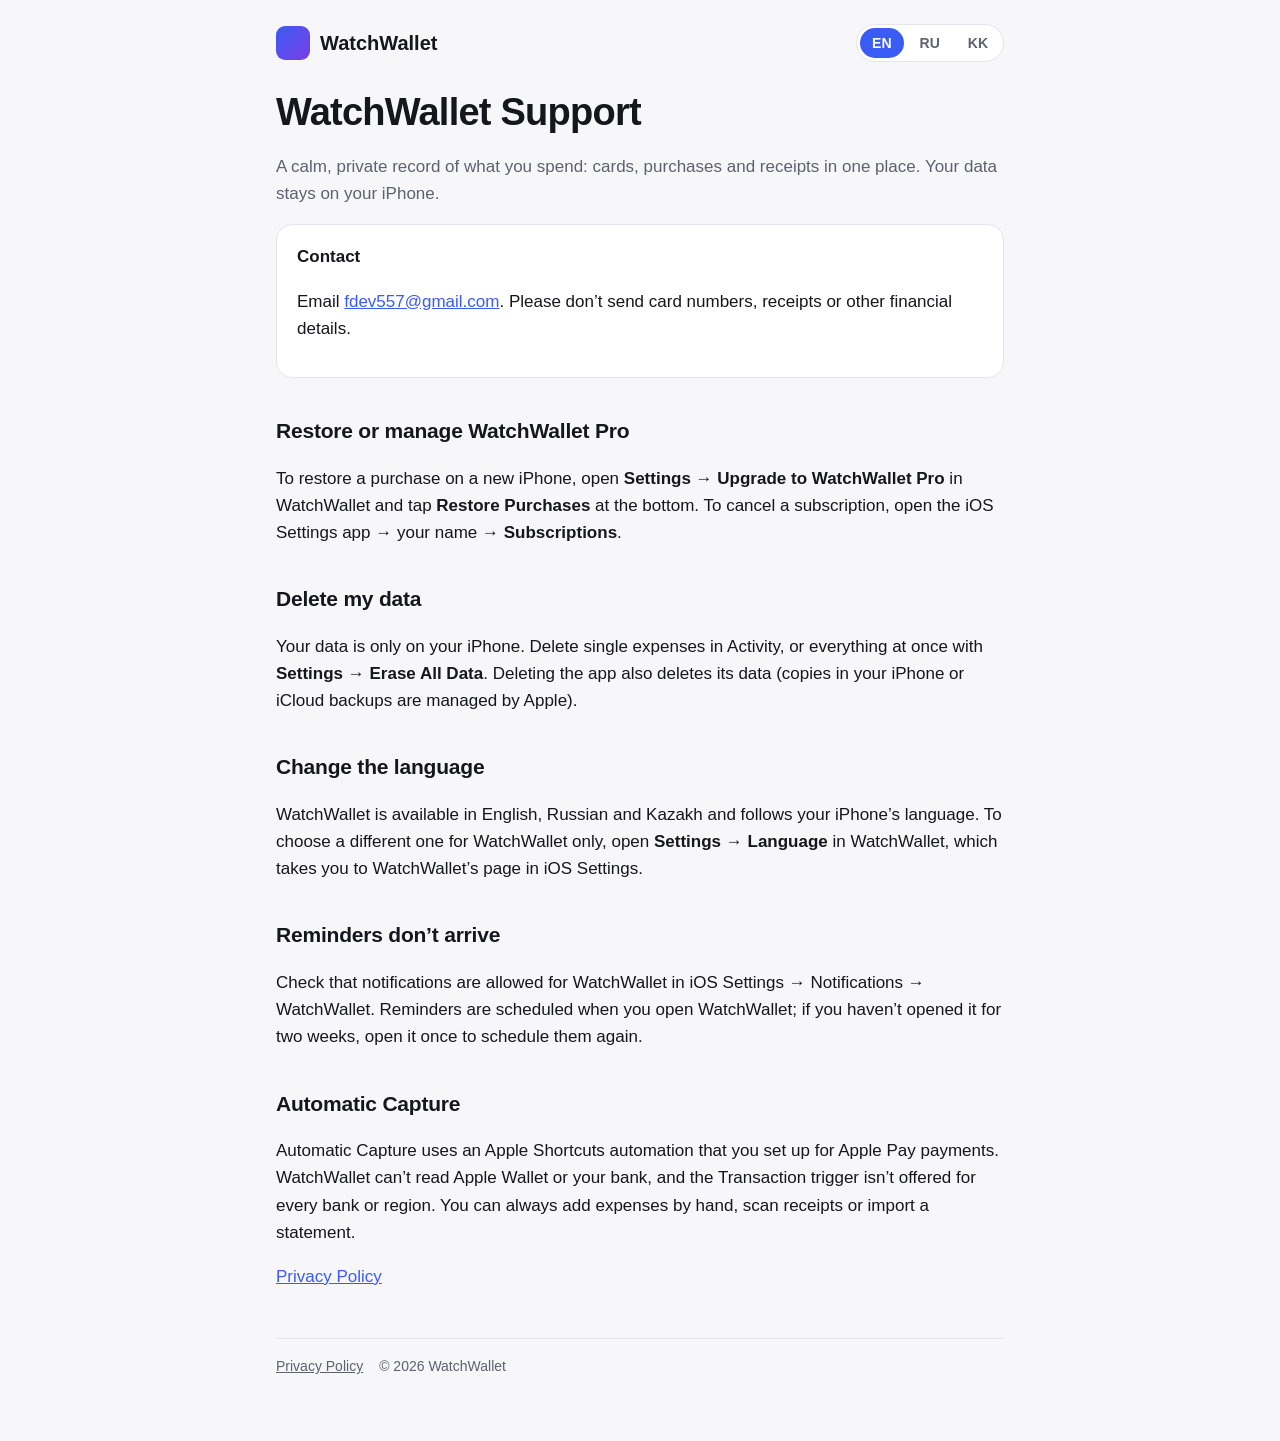
<file: index.html>
<!doctype html>
<html lang="en">
<head>
<meta charset="utf-8">
<meta name="viewport" content="width=device-width, initial-scale=1">
<title>WatchWallet Support</title>
<meta name="description" content="Help and contact for WatchWallet, a private expense tracker for iPhone.">
<link rel="alternate" hreflang="en" href="./">
<link rel="alternate" hreflang="ru" href="ru/">
<link rel="alternate" hreflang="kk" href="kk/">
<link rel="stylesheet" href="style.css">
</head>
<body>
<div class="wrap">
<header class="top">
  <a class="brand" href="./"><span class="logo" aria-hidden="true"></span>WatchWallet</a>
  <nav class="langs" aria-label="Language">
    <a href="./" hreflang="en" aria-current="true">EN</a>
    <a href="ru/" hreflang="ru">RU</a>
    <a href="kk/" hreflang="kk">KK</a>
  </nav>
</header>

<main>
<h1>WatchWallet Support</h1>
<p class="muted">A calm, private record of what you spend: cards, purchases and receipts in one place. Your data stays on your iPhone.</p>

<div class="card">
  <strong>Contact</strong>
  <p>Email <a href="mailto:fdev557@gmail.com">fdev557@gmail.com</a>. Please don’t send card numbers, receipts or other financial details.</p>
</div>

<h2>Restore or manage WatchWallet Pro</h2>
<p>To restore a purchase on a new iPhone, open <strong>Settings → Upgrade to WatchWallet Pro</strong> in WatchWallet and tap <strong>Restore Purchases</strong> at the bottom. To cancel a subscription, open the iOS Settings app → your name → <strong>Subscriptions</strong>.</p>

<h2>Delete my data</h2>
<p>Your data is only on your iPhone. Delete single expenses in Activity, or everything at once with <strong>Settings → Erase All Data</strong>. Deleting the app also deletes its data (copies in your iPhone or iCloud backups are managed by Apple).</p>

<h2>Change the language</h2>
<p>WatchWallet is available in English, Russian and Kazakh and follows your iPhone’s language. To choose a different one for WatchWallet only, open <strong>Settings → Language</strong> in WatchWallet, which takes you to WatchWallet’s page in iOS Settings.</p>

<h2>Reminders don’t arrive</h2>
<p>Check that notifications are allowed for WatchWallet in iOS Settings → Notifications → WatchWallet. Reminders are scheduled when you open WatchWallet; if you haven’t opened it for two weeks, open it once to schedule them again.</p>

<h2>Automatic Capture</h2>
<p>Automatic Capture uses an Apple Shortcuts automation that you set up for Apple Pay payments. WatchWallet can’t read Apple Wallet or your bank, and the Transaction trigger isn’t offered for every bank or region. You can always add expenses by hand, scan receipts or import a statement.</p>

<p><a href="privacy/">Privacy Policy</a></p>
</main>

<footer>
  <a href="privacy/">Privacy Policy</a>
  <span>© 2026 WatchWallet</span>
</footer>
</div>
</body>
</html>
</file>
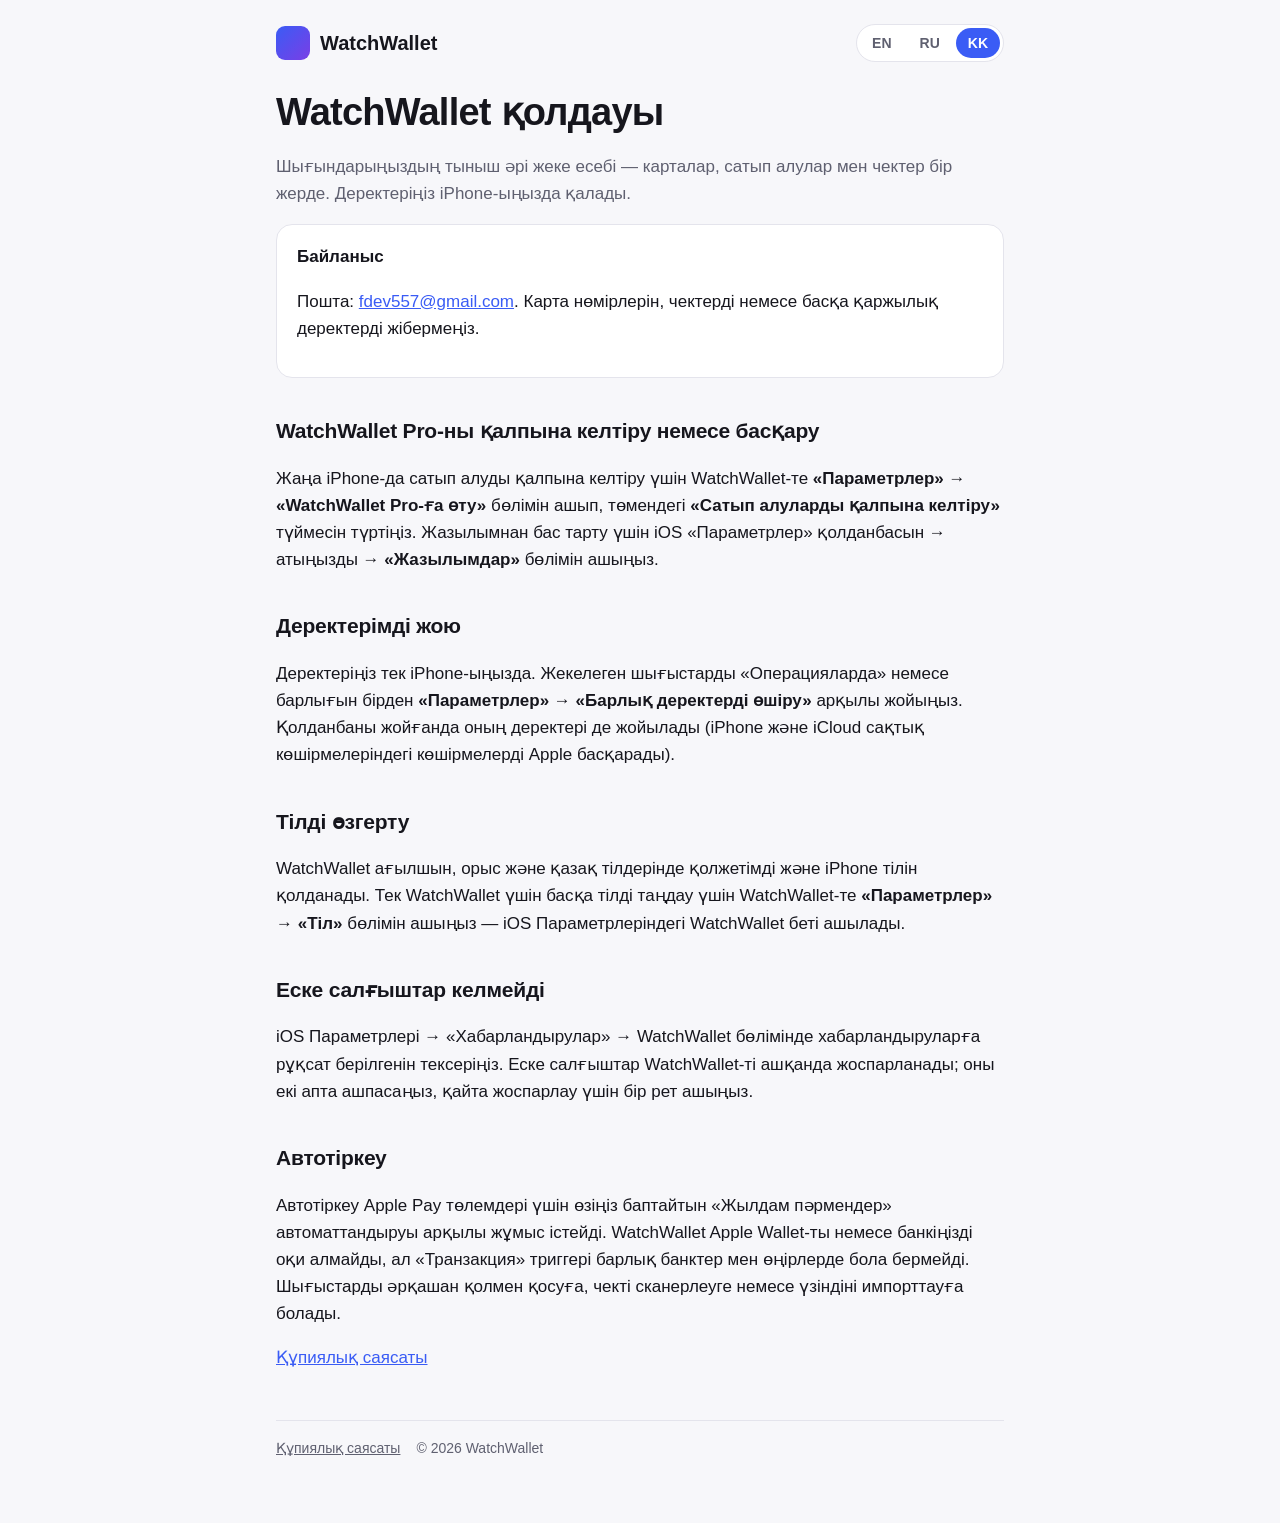
<file: kk/index.html>
<!doctype html>
<html lang="kk">
<head>
<meta charset="utf-8">
<meta name="viewport" content="width=device-width, initial-scale=1">
<title>WatchWallet — Қолдау</title>
<meta name="description" content="WatchWallet — iPhone-ға арналған жеке шығыс есебі: көмек және байланыс.">
<link rel="alternate" hreflang="en" href="../">
<link rel="alternate" hreflang="ru" href="../ru/">
<link rel="alternate" hreflang="kk" href="./">
<link rel="stylesheet" href="../style.css">
</head>
<body>
<div class="wrap">
<header class="top">
  <a class="brand" href="./"><span class="logo" aria-hidden="true"></span>WatchWallet</a>
  <nav class="langs" aria-label="Тіл">
    <a href="../" hreflang="en">EN</a>
    <a href="../ru/" hreflang="ru">RU</a>
    <a href="./" hreflang="kk" aria-current="true">KK</a>
  </nav>
</header>

<main>
<h1>WatchWallet қолдауы</h1>
<p class="muted">Шығындарыңыздың тыныш әрі жеке есебі — карталар, сатып алулар мен чектер бір жерде. Деректеріңіз iPhone-ыңызда қалады.</p>

<div class="card">
  <strong>Байланыс</strong>
  <p>Пошта: <a href="mailto:fdev557@gmail.com">fdev557@gmail.com</a>. Карта нөмірлерін, чектерді немесе басқа қаржылық деректерді жібермеңіз.</p>
</div>

<h2>WatchWallet Pro-ны қалпына келтіру немесе басқару</h2>
<p>Жаңа iPhone-да сатып алуды қалпына келтіру үшін WatchWallet-те <strong>«Параметрлер» → «WatchWallet Pro-ға өту»</strong> бөлімін ашып, төмендегі <strong>«Сатып алуларды қалпына келтіру»</strong> түймесін түртіңіз. Жазылымнан бас тарту үшін iOS «Параметрлер» қолданбасын → атыңызды → <strong>«Жазылымдар»</strong> бөлімін ашыңыз.</p>

<h2>Деректерімді жою</h2>
<p>Деректеріңіз тек iPhone-ыңызда. Жекелеген шығыстарды «Операцияларда» немесе барлығын бірден <strong>«Параметрлер» → «Барлық деректерді өшіру»</strong> арқылы жойыңыз. Қолданбаны жойғанда оның деректері де жойылады (iPhone және iCloud сақтық көшірмелеріндегі көшірмелерді Apple басқарады).</p>

<h2>Тілді өзгерту</h2>
<p>WatchWallet ағылшын, орыс және қазақ тілдерінде қолжетімді және iPhone тілін қолданады. Тек WatchWallet үшін басқа тілді таңдау үшін WatchWallet-те <strong>«Параметрлер» → «Тіл»</strong> бөлімін ашыңыз — iOS Параметрлеріндегі WatchWallet беті ашылады.</p>

<h2>Еске салғыштар келмейді</h2>
<p>iOS Параметрлері → «Хабарландырулар» → WatchWallet бөлімінде хабарландыруларға рұқсат берілгенін тексеріңіз. Еске салғыштар WatchWallet-ті ашқанда жоспарланады; оны екі апта ашпасаңыз, қайта жоспарлау үшін бір рет ашыңыз.</p>

<h2>Автотіркеу</h2>
<p>Автотіркеу Apple Pay төлемдері үшін өзіңіз баптайтын «Жылдам пәрмендер» автоматтандыруы арқылы жұмыс істейді. WatchWallet Apple Wallet-ты немесе банкіңізді оқи алмайды, ал «Транзакция» триггері барлық банктер мен өңірлерде бола бермейді. Шығыстарды әрқашан қолмен қосуға, чекті сканерлеуге немесе үзіндіні импорттауға болады.</p>

<p><a href="privacy/">Құпиялық саясаты</a></p>
</main>

<footer>
  <a href="privacy/">Құпиялық саясаты</a>
  <span>© 2026 WatchWallet</span>
</footer>
</div>
</body>
</html>
</file>
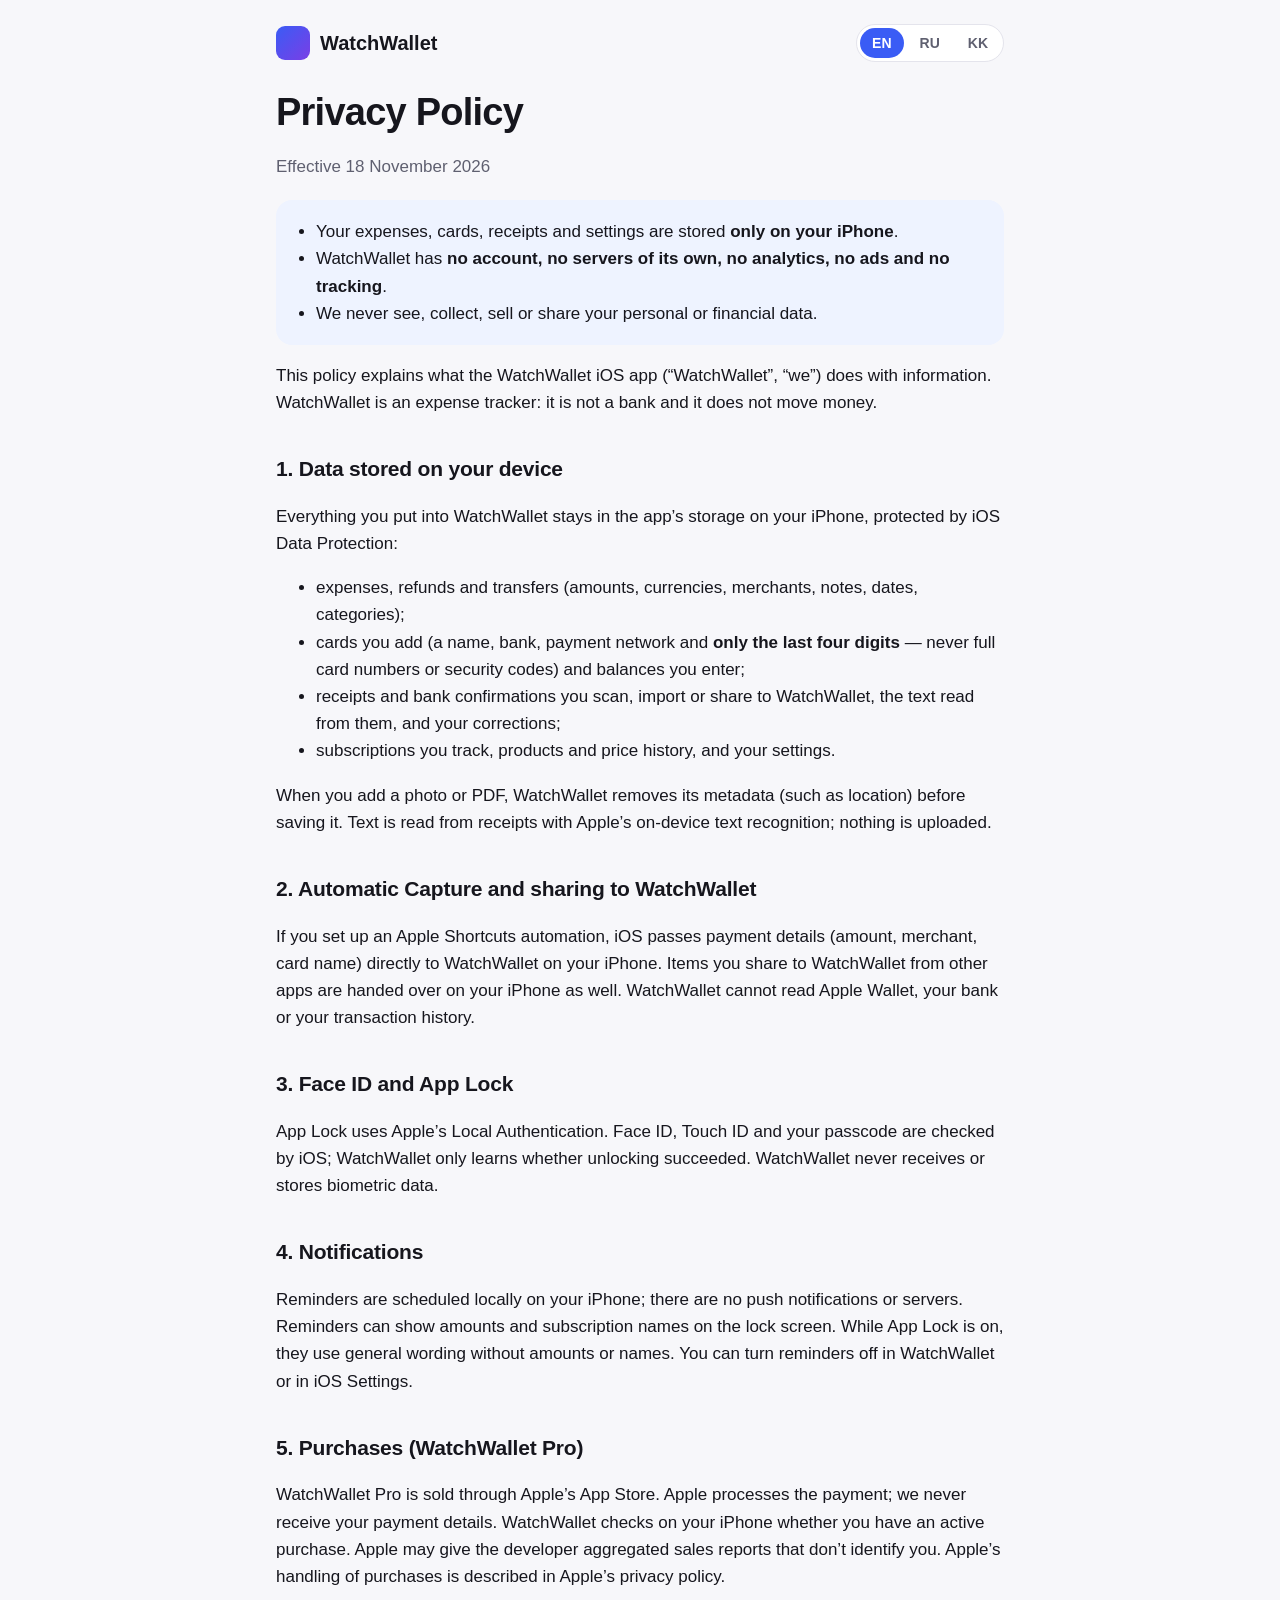
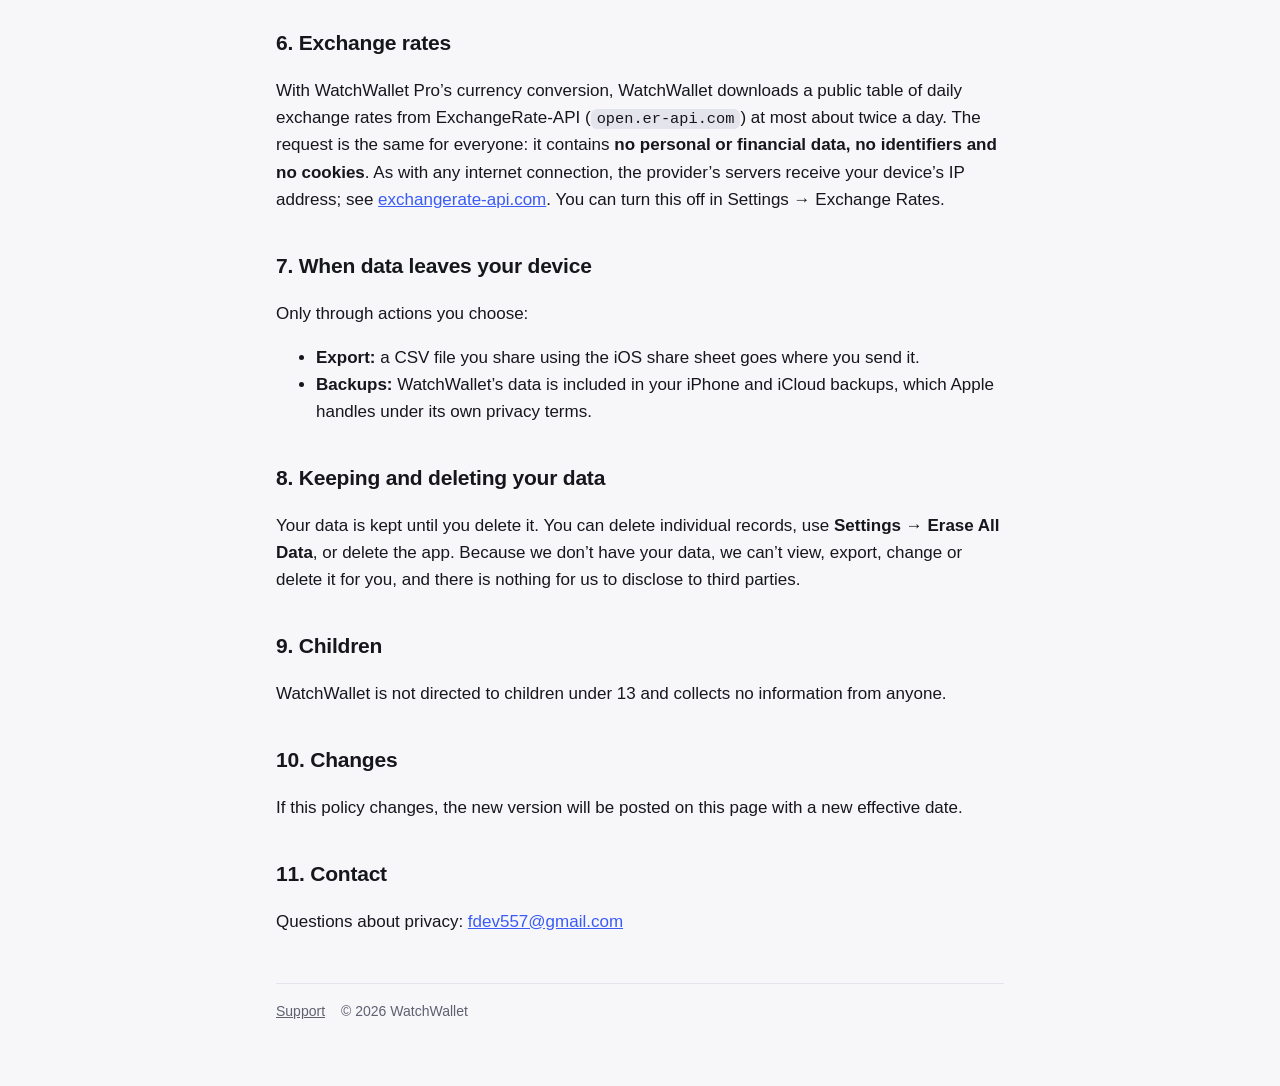
<file: privacy/index.html>
<!doctype html>
<html lang="en">
<head>
<meta charset="utf-8">
<meta name="viewport" content="width=device-width, initial-scale=1">
<title>WatchWallet Privacy Policy</title>
<meta name="description" content="How WatchWallet handles your data: everything stays on your iPhone.">
<link rel="alternate" hreflang="en" href="./">
<link rel="alternate" hreflang="ru" href="../ru/privacy/">
<link rel="alternate" hreflang="kk" href="../kk/privacy/">
<link rel="stylesheet" href="../style.css">
</head>
<body>
<div class="wrap">
<header class="top">
  <a class="brand" href="../"><span class="logo" aria-hidden="true"></span>WatchWallet</a>
  <nav class="langs" aria-label="Language">
    <a href="./" hreflang="en" aria-current="true">EN</a>
    <a href="../ru/privacy/" hreflang="ru">RU</a>
    <a href="../kk/privacy/" hreflang="kk">KK</a>
  </nav>
</header>

<main>
<h1>Privacy Policy</h1>
<p class="muted">Effective 18 November 2026</p>

<div class="summary">
  <ul>
    <li>Your expenses, cards, receipts and settings are stored <strong>only on your iPhone</strong>.</li>
    <li>WatchWallet has <strong>no account, no servers of its own, no analytics, no ads and no tracking</strong>.</li>
    <li>We never see, collect, sell or share your personal or financial data.</li>
  </ul>
</div>

<p>This policy explains what the WatchWallet iOS app (“WatchWallet”, “we”) does with information. WatchWallet is an expense tracker: it is not a bank and it does not move money.</p>

<h2>1. Data stored on your device</h2>
<p>Everything you put into WatchWallet stays in the app’s storage on your iPhone, protected by iOS Data Protection:</p>
<ul>
  <li>expenses, refunds and transfers (amounts, currencies, merchants, notes, dates, categories);</li>
  <li>cards you add (a name, bank, payment network and <strong>only the last four digits</strong> — never full card numbers or security codes) and balances you enter;</li>
  <li>receipts and bank confirmations you scan, import or share to WatchWallet, the text read from them, and your corrections;</li>
  <li>subscriptions you track, products and price history, and your settings.</li>
</ul>
<p>When you add a photo or PDF, WatchWallet removes its metadata (such as location) before saving it. Text is read from receipts with Apple’s on-device text recognition; nothing is uploaded.</p>

<h2>2. Automatic Capture and sharing to WatchWallet</h2>
<p>If you set up an Apple Shortcuts automation, iOS passes payment details (amount, merchant, card name) directly to WatchWallet on your iPhone. Items you share to WatchWallet from other apps are handed over on your iPhone as well. WatchWallet cannot read Apple Wallet, your bank or your transaction history.</p>

<h2>3. Face ID and App Lock</h2>
<p>App Lock uses Apple’s Local Authentication. Face ID, Touch ID and your passcode are checked by iOS; WatchWallet only learns whether unlocking succeeded. WatchWallet never receives or stores biometric data.</p>

<h2>4. Notifications</h2>
<p>Reminders are scheduled locally on your iPhone; there are no push notifications or servers. Reminders can show amounts and subscription names on the lock screen. While App Lock is on, they use general wording without amounts or names. You can turn reminders off in WatchWallet or in iOS Settings.</p>

<h2>5. Purchases (WatchWallet Pro)</h2>
<p>WatchWallet Pro is sold through Apple’s App Store. Apple processes the payment; we never receive your payment details. WatchWallet checks on your iPhone whether you have an active purchase. Apple may give the developer aggregated sales reports that don’t identify you. Apple’s handling of purchases is described in Apple’s privacy policy.</p>

<h2>6. Exchange rates</h2>
<p>With WatchWallet Pro’s currency conversion, WatchWallet downloads a public table of daily exchange rates from ExchangeRate-API (<code>open.er-api.com</code>) at most about twice a day. The request is the same for everyone: it contains <strong>no personal or financial data, no identifiers and no cookies</strong>. As with any internet connection, the provider’s servers receive your device’s IP address; see <a href="https://www.exchangerate-api.com">exchangerate-api.com</a>. You can turn this off in Settings → Exchange Rates.</p>

<h2>7. When data leaves your device</h2>
<p>Only through actions you choose:</p>
<ul>
  <li><strong>Export:</strong> a CSV file you share using the iOS share sheet goes where you send it.</li>
  <li><strong>Backups:</strong> WatchWallet’s data is included in your iPhone and iCloud backups, which Apple handles under its own privacy terms.</li>
</ul>

<h2>8. Keeping and deleting your data</h2>
<p>Your data is kept until you delete it. You can delete individual records, use <strong>Settings → Erase All Data</strong>, or delete the app. Because we don’t have your data, we can’t view, export, change or delete it for you, and there is nothing for us to disclose to third parties.</p>

<h2>9. Children</h2>
<p>WatchWallet is not directed to children under 13 and collects no information from anyone.</p>

<h2>10. Changes</h2>
<p>If this policy changes, the new version will be posted on this page with a new effective date.</p>

<h2>11. Contact</h2>
<p>Questions about privacy: <a href="mailto:fdev557@gmail.com">fdev557@gmail.com</a></p>
</main>

<footer>
  <a href="../">Support</a>
  <span>© 2026 WatchWallet</span>
</footer>
</div>
</body>
</html>
</file>
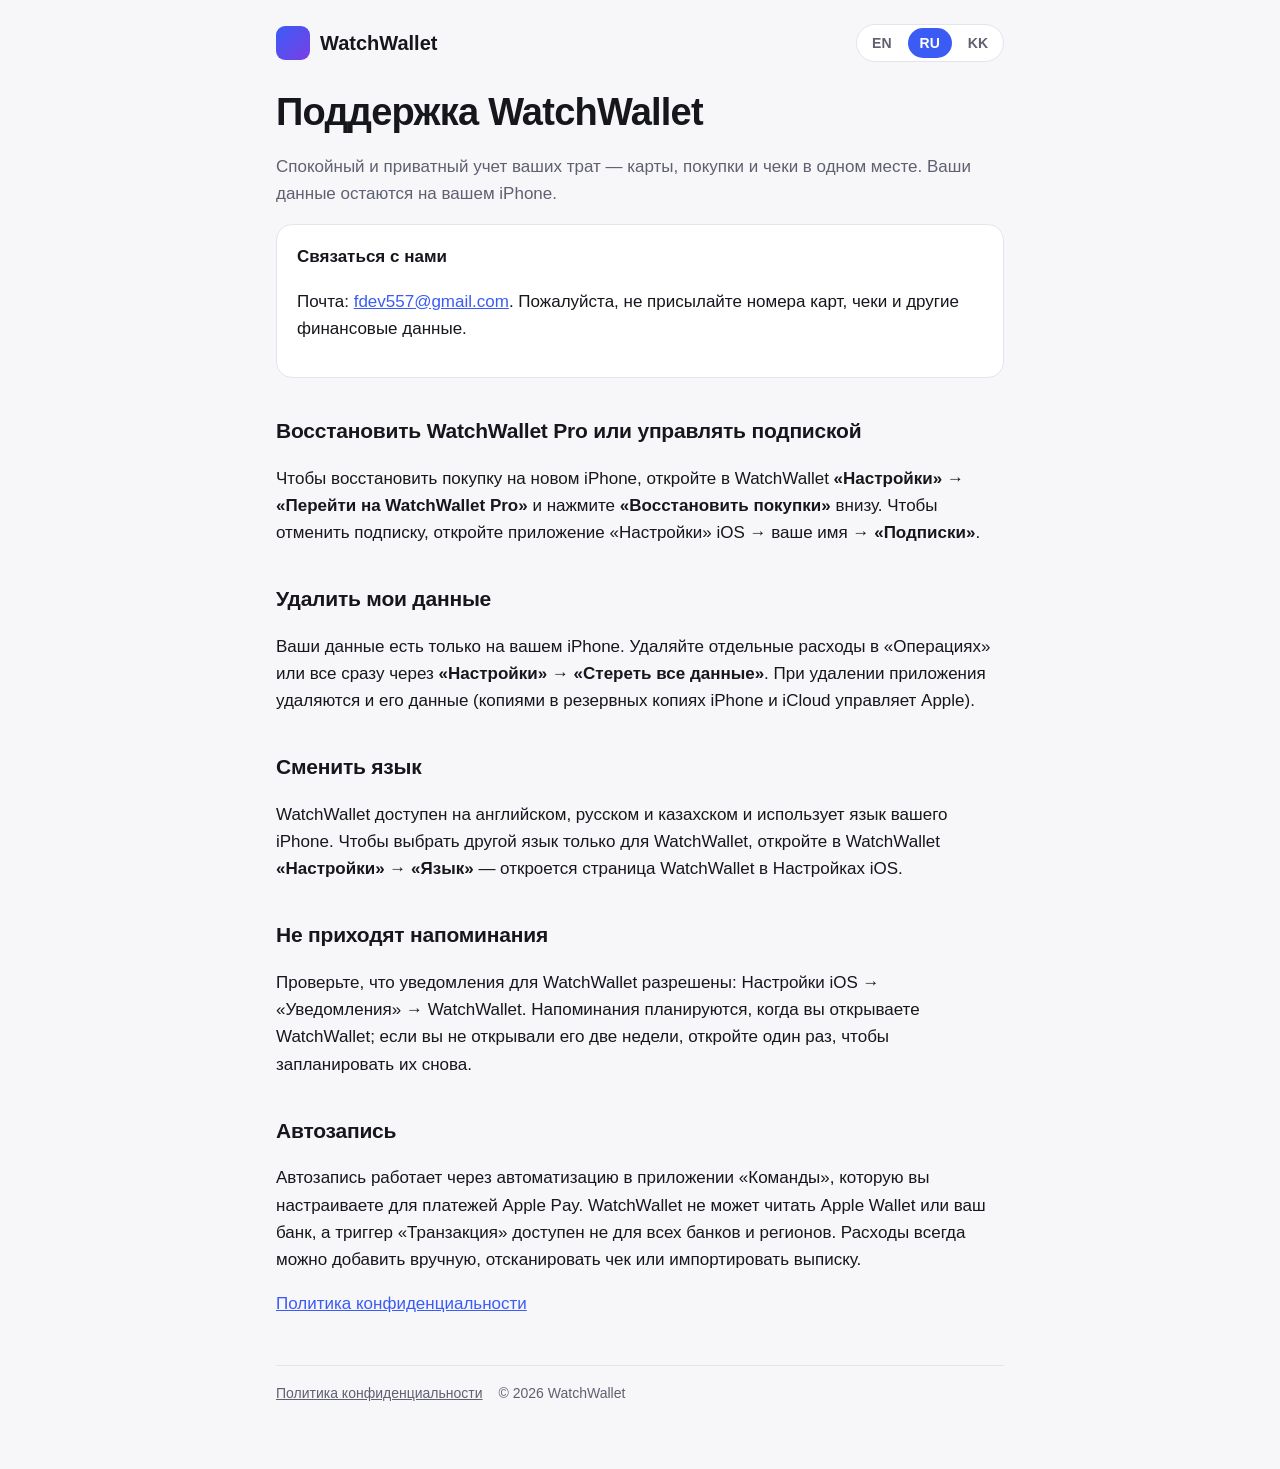
<file: ru/index.html>
<!doctype html>
<html lang="ru">
<head>
<meta charset="utf-8">
<meta name="viewport" content="width=device-width, initial-scale=1">
<title>WatchWallet — Поддержка</title>
<meta name="description" content="Помощь и контакты WatchWallet — приватного учета расходов для iPhone.">
<link rel="alternate" hreflang="en" href="../">
<link rel="alternate" hreflang="ru" href="./">
<link rel="alternate" hreflang="kk" href="../kk/">
<link rel="stylesheet" href="../style.css">
</head>
<body>
<div class="wrap">
<header class="top">
  <a class="brand" href="./"><span class="logo" aria-hidden="true"></span>WatchWallet</a>
  <nav class="langs" aria-label="Язык">
    <a href="../" hreflang="en">EN</a>
    <a href="./" hreflang="ru" aria-current="true">RU</a>
    <a href="../kk/" hreflang="kk">KK</a>
  </nav>
</header>

<main>
<h1>Поддержка WatchWallet</h1>
<p class="muted">Спокойный и приватный учет ваших трат — карты, покупки и чеки в одном месте. Ваши данные остаются на вашем iPhone.</p>

<div class="card">
  <strong>Связаться с нами</strong>
  <p>Почта: <a href="mailto:fdev557@gmail.com">fdev557@gmail.com</a>. Пожалуйста, не присылайте номера карт, чеки и другие финансовые данные.</p>
</div>

<h2>Восстановить WatchWallet Pro или управлять подпиской</h2>
<p>Чтобы восстановить покупку на новом iPhone, откройте в WatchWallet <strong>«Настройки» → «Перейти на WatchWallet Pro»</strong> и нажмите <strong>«Восстановить покупки»</strong> внизу. Чтобы отменить подписку, откройте приложение «Настройки» iOS → ваше имя → <strong>«Подписки»</strong>.</p>

<h2>Удалить мои данные</h2>
<p>Ваши данные есть только на вашем iPhone. Удаляйте отдельные расходы в «Операциях» или все сразу через <strong>«Настройки» → «Стереть все данные»</strong>. При удалении приложения удаляются и его данные (копиями в резервных копиях iPhone и iCloud управляет Apple).</p>

<h2>Сменить язык</h2>
<p>WatchWallet доступен на английском, русском и казахском и использует язык вашего iPhone. Чтобы выбрать другой язык только для WatchWallet, откройте в WatchWallet <strong>«Настройки» → «Язык»</strong> — откроется страница WatchWallet в Настройках iOS.</p>

<h2>Не приходят напоминания</h2>
<p>Проверьте, что уведомления для WatchWallet разрешены: Настройки iOS → «Уведомления» → WatchWallet. Напоминания планируются, когда вы открываете WatchWallet; если вы не открывали его две недели, откройте один раз, чтобы запланировать их снова.</p>

<h2>Автозапись</h2>
<p>Автозапись работает через автоматизацию в приложении «Команды», которую вы настраиваете для платежей Apple Pay. WatchWallet не может читать Apple Wallet или ваш банк, а триггер «Транзакция» доступен не для всех банков и регионов. Расходы всегда можно добавить вручную, отсканировать чек или импортировать выписку.</p>

<p><a href="privacy/">Политика конфиденциальности</a></p>
</main>

<footer>
  <a href="privacy/">Политика конфиденциальности</a>
  <span>© 2026 WatchWallet</span>
</footer>
</div>
</body>
</html>
</file>
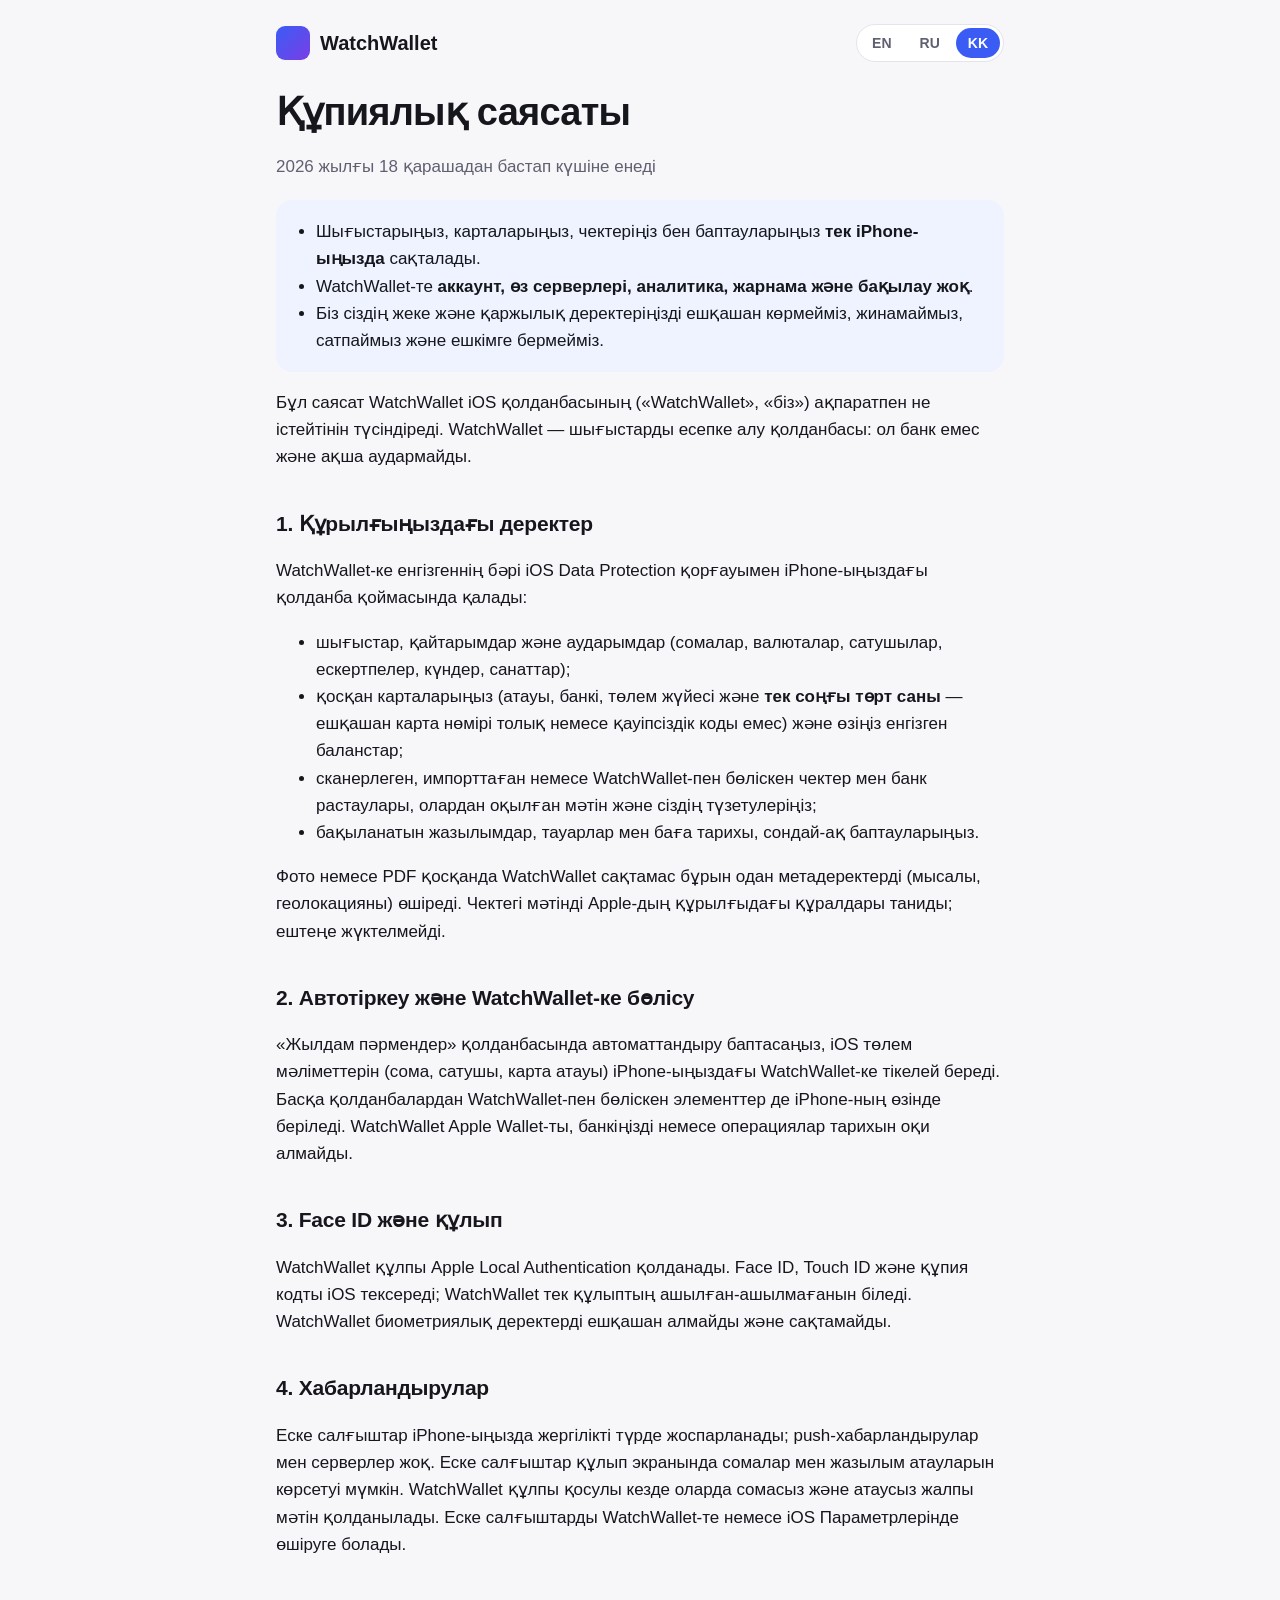
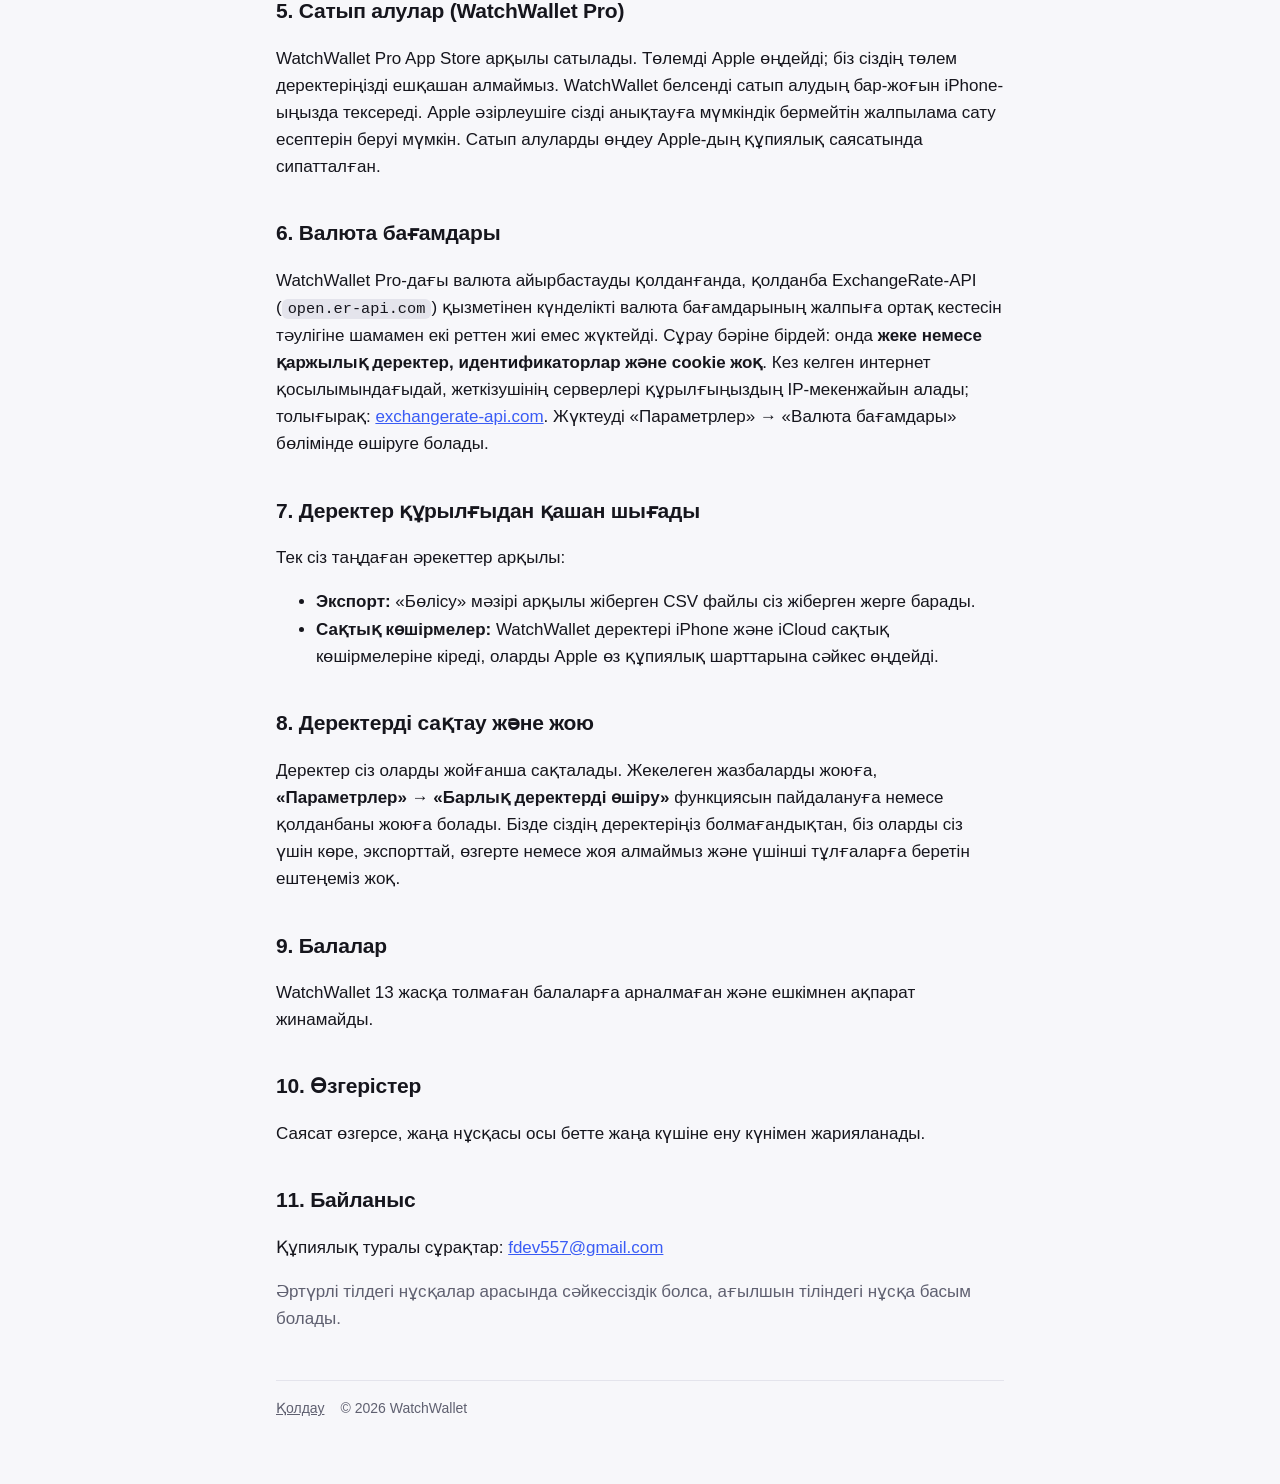
<file: kk/privacy/index.html>
<!doctype html>
<html lang="kk">
<head>
<meta charset="utf-8">
<meta name="viewport" content="width=device-width, initial-scale=1">
<title>WatchWallet — Құпиялық саясаты</title>
<meta name="description" content="WatchWallet деректеріңізді қалай өңдейді: бәрі iPhone-ыңызда қалады.">
<link rel="alternate" hreflang="en" href="../../privacy/">
<link rel="alternate" hreflang="ru" href="../../ru/privacy/">
<link rel="alternate" hreflang="kk" href="./">
<link rel="stylesheet" href="../../style.css">
</head>
<body>
<div class="wrap">
<header class="top">
  <a class="brand" href="../"><span class="logo" aria-hidden="true"></span>WatchWallet</a>
  <nav class="langs" aria-label="Тіл">
    <a href="../../privacy/" hreflang="en">EN</a>
    <a href="../../ru/privacy/" hreflang="ru">RU</a>
    <a href="./" hreflang="kk" aria-current="true">KK</a>
  </nav>
</header>

<main>
<h1>Құпиялық саясаты</h1>
<p class="muted">2026 жылғы 18 қарашадан бастап күшіне енеді</p>

<div class="summary">
  <ul>
    <li>Шығыстарыңыз, карталарыңыз, чектеріңіз бен баптауларыңыз <strong>тек iPhone-ыңызда</strong> сақталады.</li>
    <li>WatchWallet-те <strong>аккаунт, өз серверлері, аналитика, жарнама және бақылау жоқ</strong>.</li>
    <li>Біз сіздің жеке және қаржылық деректеріңізді ешқашан көрмейміз, жинамаймыз, сатпаймыз және ешкімге бермейміз.</li>
  </ul>
</div>

<p>Бұл саясат WatchWallet iOS қолданбасының («WatchWallet», «біз») ақпаратпен не істейтінін түсіндіреді. WatchWallet — шығыстарды есепке алу қолданбасы: ол банк емес және ақша аудармайды.</p>

<h2>1. Құрылғыңыздағы деректер</h2>
<p>WatchWallet-ке енгізгеннің бәрі iOS Data Protection қорғауымен iPhone-ыңыздағы қолданба қоймасында қалады:</p>
<ul>
  <li>шығыстар, қайтарымдар және аударымдар (сомалар, валюталар, сатушылар, ескертпелер, күндер, санаттар);</li>
  <li>қосқан карталарыңыз (атауы, банкі, төлем жүйесі және <strong>тек соңғы төрт саны</strong> — ешқашан карта нөмірі толық немесе қауіпсіздік коды емес) және өзіңіз енгізген баланстар;</li>
  <li>сканерлеген, импорттаған немесе WatchWallet-пен бөліскен чектер мен банк растаулары, олардан оқылған мәтін және сіздің түзетулеріңіз;</li>
  <li>бақыланатын жазылымдар, тауарлар мен баға тарихы, сондай-ақ баптауларыңыз.</li>
</ul>
<p>Фото немесе PDF қосқанда WatchWallet сақтамас бұрын одан метадеректерді (мысалы, геолокацияны) өшіреді. Чектегі мәтінді Apple-дың құрылғыдағы құралдары таниды; ештеңе жүктелмейді.</p>

<h2>2. Автотіркеу және WatchWallet-ке бөлісу</h2>
<p>«Жылдам пәрмендер» қолданбасында автоматтандыру баптасаңыз, iOS төлем мәліметтерін (сома, сатушы, карта атауы) iPhone-ыңыздағы WatchWallet-ке тікелей береді. Басқа қолданбалардан WatchWallet-пен бөліскен элементтер де iPhone-ның өзінде беріледі. WatchWallet Apple Wallet-ты, банкіңізді немесе операциялар тарихын оқи алмайды.</p>

<h2>3. Face ID және құлып</h2>
<p>WatchWallet құлпы Apple Local Authentication қолданады. Face ID, Touch ID және құпия кодты iOS тексереді; WatchWallet тек құлыптың ашылған-ашылмағанын біледі. WatchWallet биометриялық деректерді ешқашан алмайды және сақтамайды.</p>

<h2>4. Хабарландырулар</h2>
<p>Еске салғыштар iPhone-ыңызда жергілікті түрде жоспарланады; push-хабарландырулар мен серверлер жоқ. Еске салғыштар құлып экранында сомалар мен жазылым атауларын көрсетуі мүмкін. WatchWallet құлпы қосулы кезде оларда сомасыз және атаусыз жалпы мәтін қолданылады. Еске салғыштарды WatchWallet-те немесе iOS Параметрлерінде өшіруге болады.</p>

<h2>5. Сатып алулар (WatchWallet Pro)</h2>
<p>WatchWallet Pro App Store арқылы сатылады. Төлемді Apple өңдейді; біз сіздің төлем деректеріңізді ешқашан алмаймыз. WatchWallet белсенді сатып алудың бар-жоғын iPhone-ыңызда тексереді. Apple әзірлеушіге сізді анықтауға мүмкіндік бермейтін жалпылама сату есептерін беруі мүмкін. Сатып алуларды өңдеу Apple-дың құпиялық саясатында сипатталған.</p>

<h2>6. Валюта бағамдары</h2>
<p>WatchWallet Pro-дағы валюта айырбастауды қолданғанда, қолданба ExchangeRate-API (<code>open.er-api.com</code>) қызметінен күнделікті валюта бағамдарының жалпыға ортақ кестесін тәулігіне шамамен екі реттен жиі емес жүктейді. Сұрау бәріне бірдей: онда <strong>жеке немесе қаржылық деректер, идентификаторлар және cookie жоқ</strong>. Кез келген интернет қосылымындағыдай, жеткізушінің серверлері құрылғыңыздың IP-мекенжайын алады; толығырақ: <a href="https://www.exchangerate-api.com">exchangerate-api.com</a>. Жүктеуді «Параметрлер» → «Валюта бағамдары» бөлімінде өшіруге болады.</p>

<h2>7. Деректер құрылғыдан қашан шығады</h2>
<p>Тек сіз таңдаған әрекеттер арқылы:</p>
<ul>
  <li><strong>Экспорт:</strong> «Бөлісу» мәзірі арқылы жіберген CSV файлы сіз жіберген жерге барады.</li>
  <li><strong>Сақтық көшірмелер:</strong> WatchWallet деректері iPhone және iCloud сақтық көшірмелеріне кіреді, оларды Apple өз құпиялық шарттарына сәйкес өңдейді.</li>
</ul>

<h2>8. Деректерді сақтау және жою</h2>
<p>Деректер сіз оларды жойғанша сақталады. Жекелеген жазбаларды жоюға, <strong>«Параметрлер» → «Барлық деректерді өшіру»</strong> функциясын пайдалануға немесе қолданбаны жоюға болады. Бізде сіздің деректеріңіз болмағандықтан, біз оларды сіз үшін көре, экспорттай, өзгерте немесе жоя алмаймыз және үшінші тұлғаларға беретін ештеңеміз жоқ.</p>

<h2>9. Балалар</h2>
<p>WatchWallet 13 жасқа толмаған балаларға арналмаған және ешкімнен ақпарат жинамайды.</p>

<h2>10. Өзгерістер</h2>
<p>Саясат өзгерсе, жаңа нұсқасы осы бетте жаңа күшіне ену күнімен жарияланады.</p>

<h2>11. Байланыс</h2>
<p>Құпиялық туралы сұрақтар: <a href="mailto:fdev557@gmail.com">fdev557@gmail.com</a></p>
<p class="muted">Әртүрлі тілдегі нұсқалар арасында сәйкессіздік болса, ағылшын тіліндегі нұсқа басым болады.</p>
</main>

<footer>
  <a href="../">Қолдау</a>
  <span>© 2026 WatchWallet</span>
</footer>
</div>
</body>
</html>
</file>
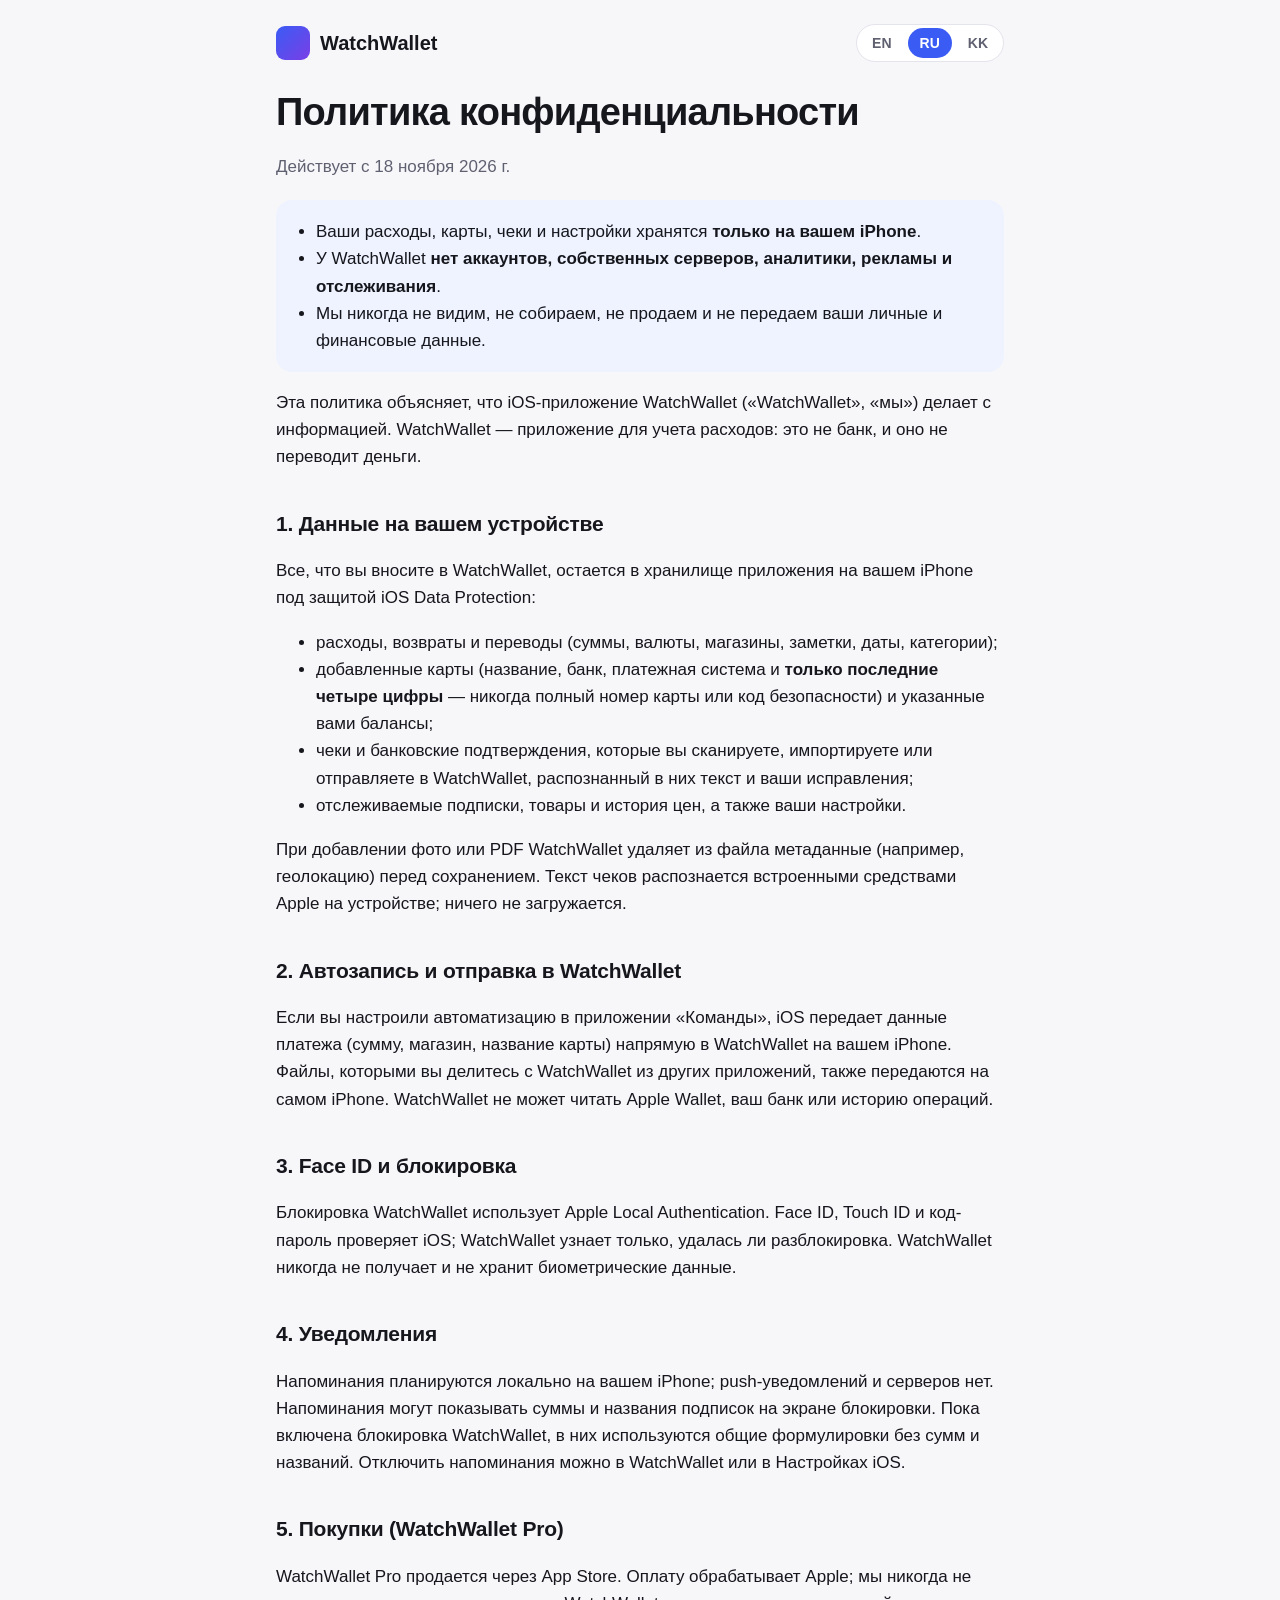
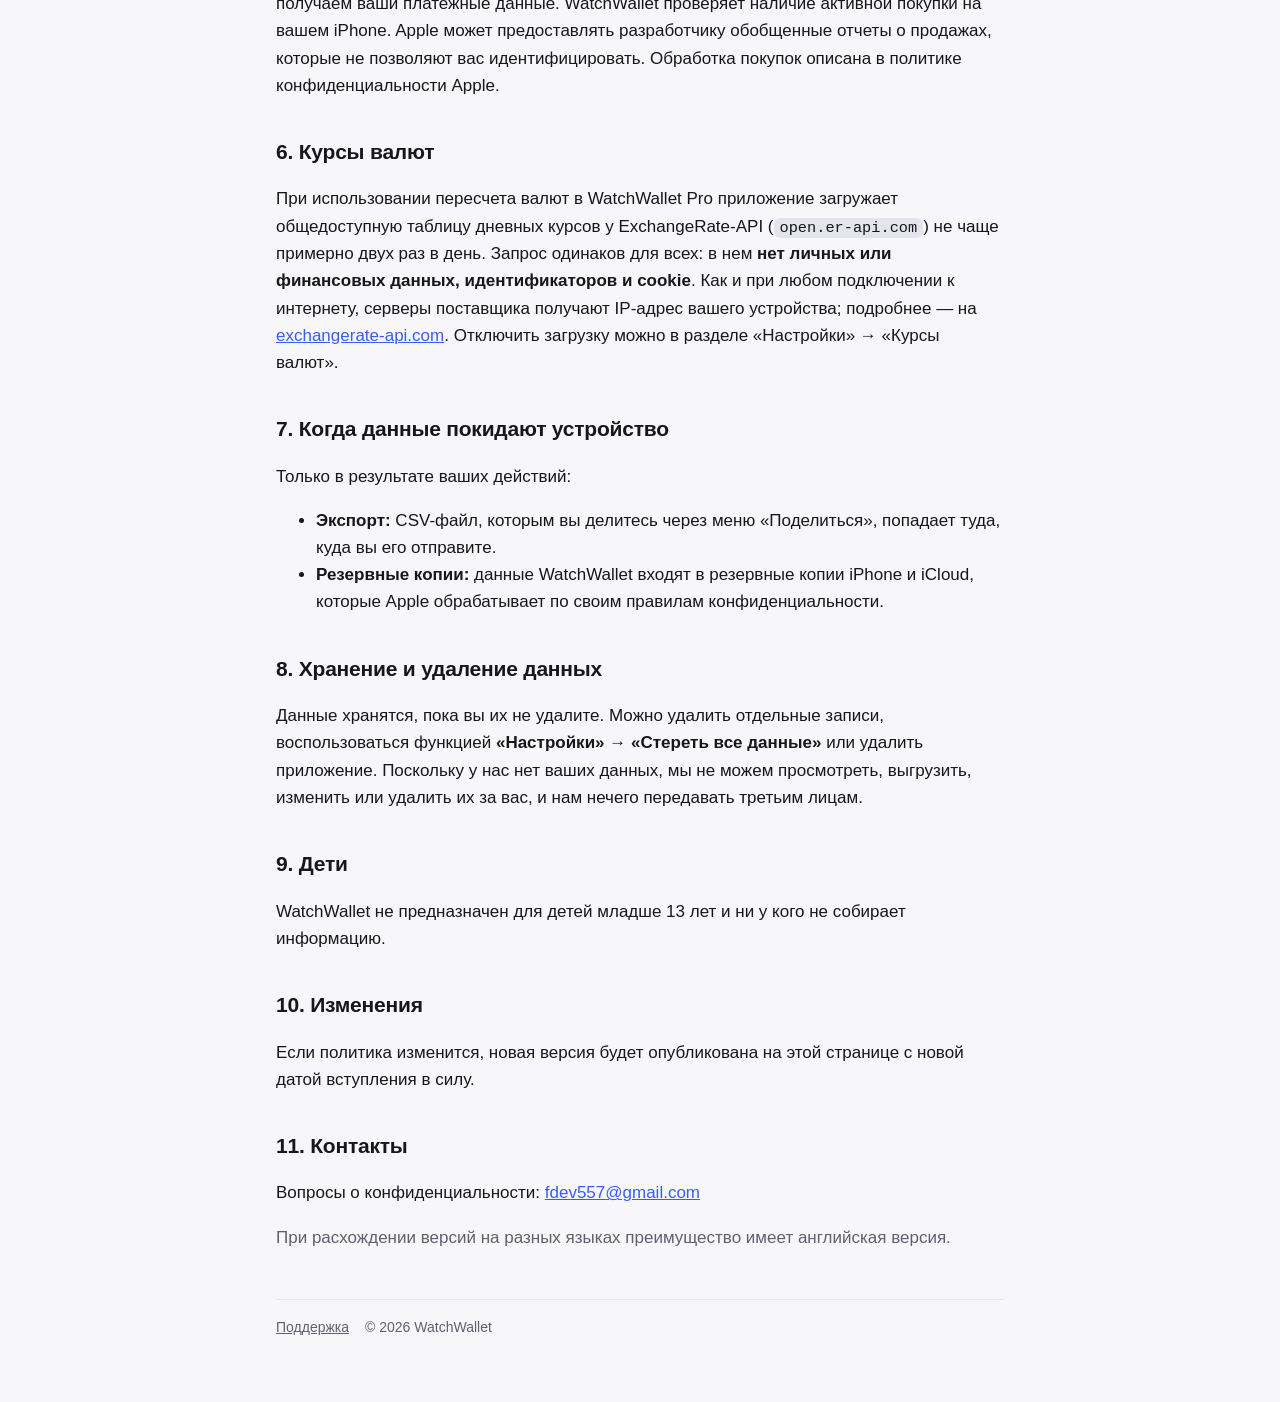
<file: ru/privacy/index.html>
<!doctype html>
<html lang="ru">
<head>
<meta charset="utf-8">
<meta name="viewport" content="width=device-width, initial-scale=1">
<title>WatchWallet — Политика конфиденциальности</title>
<meta name="description" content="Как WatchWallet обращается с вашими данными: все остается на вашем iPhone.">
<link rel="alternate" hreflang="en" href="../../privacy/">
<link rel="alternate" hreflang="ru" href="./">
<link rel="alternate" hreflang="kk" href="../../kk/privacy/">
<link rel="stylesheet" href="../../style.css">
</head>
<body>
<div class="wrap">
<header class="top">
  <a class="brand" href="../"><span class="logo" aria-hidden="true"></span>WatchWallet</a>
  <nav class="langs" aria-label="Язык">
    <a href="../../privacy/" hreflang="en">EN</a>
    <a href="./" hreflang="ru" aria-current="true">RU</a>
    <a href="../../kk/privacy/" hreflang="kk">KK</a>
  </nav>
</header>

<main>
<h1>Политика конфиденциальности</h1>
<p class="muted">Действует с 18 ноября 2026 г.</p>

<div class="summary">
  <ul>
    <li>Ваши расходы, карты, чеки и настройки хранятся <strong>только на вашем iPhone</strong>.</li>
    <li>У WatchWallet <strong>нет аккаунтов, собственных серверов, аналитики, рекламы и отслеживания</strong>.</li>
    <li>Мы никогда не видим, не собираем, не продаем и не передаем ваши личные и финансовые данные.</li>
  </ul>
</div>

<p>Эта политика объясняет, что iOS-приложение WatchWallet («WatchWallet», «мы») делает с информацией. WatchWallet — приложение для учета расходов: это не банк, и оно не переводит деньги.</p>

<h2>1. Данные на вашем устройстве</h2>
<p>Все, что вы вносите в WatchWallet, остается в хранилище приложения на вашем iPhone под защитой iOS Data Protection:</p>
<ul>
  <li>расходы, возвраты и переводы (суммы, валюты, магазины, заметки, даты, категории);</li>
  <li>добавленные карты (название, банк, платежная система и <strong>только последние четыре цифры</strong> — никогда полный номер карты или код безопасности) и указанные вами балансы;</li>
  <li>чеки и банковские подтверждения, которые вы сканируете, импортируете или отправляете в WatchWallet, распознанный в них текст и ваши исправления;</li>
  <li>отслеживаемые подписки, товары и история цен, а также ваши настройки.</li>
</ul>
<p>При добавлении фото или PDF WatchWallet удаляет из файла метаданные (например, геолокацию) перед сохранением. Текст чеков распознается встроенными средствами Apple на устройстве; ничего не загружается.</p>

<h2>2. Автозапись и отправка в WatchWallet</h2>
<p>Если вы настроили автоматизацию в приложении «Команды», iOS передает данные платежа (сумму, магазин, название карты) напрямую в WatchWallet на вашем iPhone. Файлы, которыми вы делитесь с WatchWallet из других приложений, также передаются на самом iPhone. WatchWallet не может читать Apple Wallet, ваш банк или историю операций.</p>

<h2>3. Face ID и блокировка</h2>
<p>Блокировка WatchWallet использует Apple Local Authentication. Face ID, Touch ID и код-пароль проверяет iOS; WatchWallet узнает только, удалась ли разблокировка. WatchWallet никогда не получает и не хранит биометрические данные.</p>

<h2>4. Уведомления</h2>
<p>Напоминания планируются локально на вашем iPhone; push-уведомлений и серверов нет. Напоминания могут показывать суммы и названия подписок на экране блокировки. Пока включена блокировка WatchWallet, в них используются общие формулировки без сумм и названий. Отключить напоминания можно в WatchWallet или в Настройках iOS.</p>

<h2>5. Покупки (WatchWallet Pro)</h2>
<p>WatchWallet Pro продается через App Store. Оплату обрабатывает Apple; мы никогда не получаем ваши платежные данные. WatchWallet проверяет наличие активной покупки на вашем iPhone. Apple может предоставлять разработчику обобщенные отчеты о продажах, которые не позволяют вас идентифицировать. Обработка покупок описана в политике конфиденциальности Apple.</p>

<h2>6. Курсы валют</h2>
<p>При использовании пересчета валют в WatchWallet Pro приложение загружает общедоступную таблицу дневных курсов у ExchangeRate-API (<code>open.er-api.com</code>) не чаще примерно двух раз в день. Запрос одинаков для всех: в нем <strong>нет личных или финансовых данных, идентификаторов и cookie</strong>. Как и при любом подключении к интернету, серверы поставщика получают IP-адрес вашего устройства; подробнее — на <a href="https://www.exchangerate-api.com">exchangerate-api.com</a>. Отключить загрузку можно в разделе «Настройки» → «Курсы валют».</p>

<h2>7. Когда данные покидают устройство</h2>
<p>Только в результате ваших действий:</p>
<ul>
  <li><strong>Экспорт:</strong> CSV-файл, которым вы делитесь через меню «Поделиться», попадает туда, куда вы его отправите.</li>
  <li><strong>Резервные копии:</strong> данные WatchWallet входят в резервные копии iPhone и iCloud, которые Apple обрабатывает по своим правилам конфиденциальности.</li>
</ul>

<h2>8. Хранение и удаление данных</h2>
<p>Данные хранятся, пока вы их не удалите. Можно удалить отдельные записи, воспользоваться функцией <strong>«Настройки» → «Стереть все данные»</strong> или удалить приложение. Поскольку у нас нет ваших данных, мы не можем просмотреть, выгрузить, изменить или удалить их за вас, и нам нечего передавать третьим лицам.</p>

<h2>9. Дети</h2>
<p>WatchWallet не предназначен для детей младше 13 лет и ни у кого не собирает информацию.</p>

<h2>10. Изменения</h2>
<p>Если политика изменится, новая версия будет опубликована на этой странице с новой датой вступления в силу.</p>

<h2>11. Контакты</h2>
<p>Вопросы о конфиденциальности: <a href="mailto:fdev557@gmail.com">fdev557@gmail.com</a></p>
<p class="muted">При расхождении версий на разных языках преимущество имеет английская версия.</p>
</main>

<footer>
  <a href="../">Поддержка</a>
  <span>© 2026 WatchWallet</span>
</footer>
</div>
</body>
</html>
</file>
<file: style.css>
:root {
  --bg: #f7f7fa;
  --card: #ffffff;
  --text: #16161d;
  --muted: #5f6070;
  --line: #e4e4ec;
  --accent: #3a5cf5;
  --accent-2: #7a3ee6;
  --ok-bg: #eef3ff;
  color-scheme: light dark;
}
@media (prefers-color-scheme: dark) {
  :root {
    --bg: #0e0e13;
    --card: #17171f;
    --text: #ececf2;
    --muted: #a3a4b5;
    --line: #2a2a36;
    --accent: #7d95ff;
    --accent-2: #a97cff;
    --ok-bg: #1b2140;
  }
}
* { box-sizing: border-box; }
html { -webkit-text-size-adjust: 100%; }
body {
  margin: 0;
  background: var(--bg);
  color: var(--text);
  font: 17px/1.6 -apple-system, BlinkMacSystemFont, "SF Pro Text", "Segoe UI", Roboto, "Helvetica Neue", Arial, sans-serif;
}
.wrap { max-width: 760px; margin: 0 auto; padding: 24px 16px 64px; }
header.top { display: flex; align-items: center; justify-content: space-between; gap: 12px; flex-wrap: wrap; margin-bottom: 28px; }
.brand { display: flex; align-items: center; gap: 10px; font-weight: 700; font-size: 20px; color: var(--text); text-decoration: none; }
.logo {
  width: 34px; height: 34px; border-radius: 9px; display: inline-block;
  background: linear-gradient(135deg, var(--accent), var(--accent-2));
}
nav.langs { display: flex; gap: 4px; background: var(--card); border: 1px solid var(--line); border-radius: 999px; padding: 3px; }
nav.langs a { padding: 4px 12px; border-radius: 999px; color: var(--muted); text-decoration: none; font-size: 14px; font-weight: 600; }
nav.langs a[aria-current="true"] { background: var(--accent); color: #fff; }
h1 { font-size: clamp(28px, 6vw, 38px); line-height: 1.2; margin: 0 0 8px; letter-spacing: -0.02em; }
h2 { font-size: 21px; margin: 36px 0 8px; letter-spacing: -0.01em; }
p, li { color: var(--text); }
.muted { color: var(--muted); }
.summary { background: var(--ok-bg); border-radius: 16px; padding: 18px 20px; margin: 20px 0 8px; }
.summary ul { margin: 0; padding-left: 20px; }
.card { background: var(--card); border: 1px solid var(--line); border-radius: 16px; padding: 18px 20px; margin: 16px 0; }
a { color: var(--accent); }
code { font-size: 0.9em; background: var(--line); padding: 1px 6px; border-radius: 6px; overflow-wrap: anywhere; }
footer { margin-top: 48px; padding-top: 16px; border-top: 1px solid var(--line); color: var(--muted); font-size: 14px; display: flex; gap: 16px; flex-wrap: wrap; }
footer a { color: var(--muted); }
</file>
